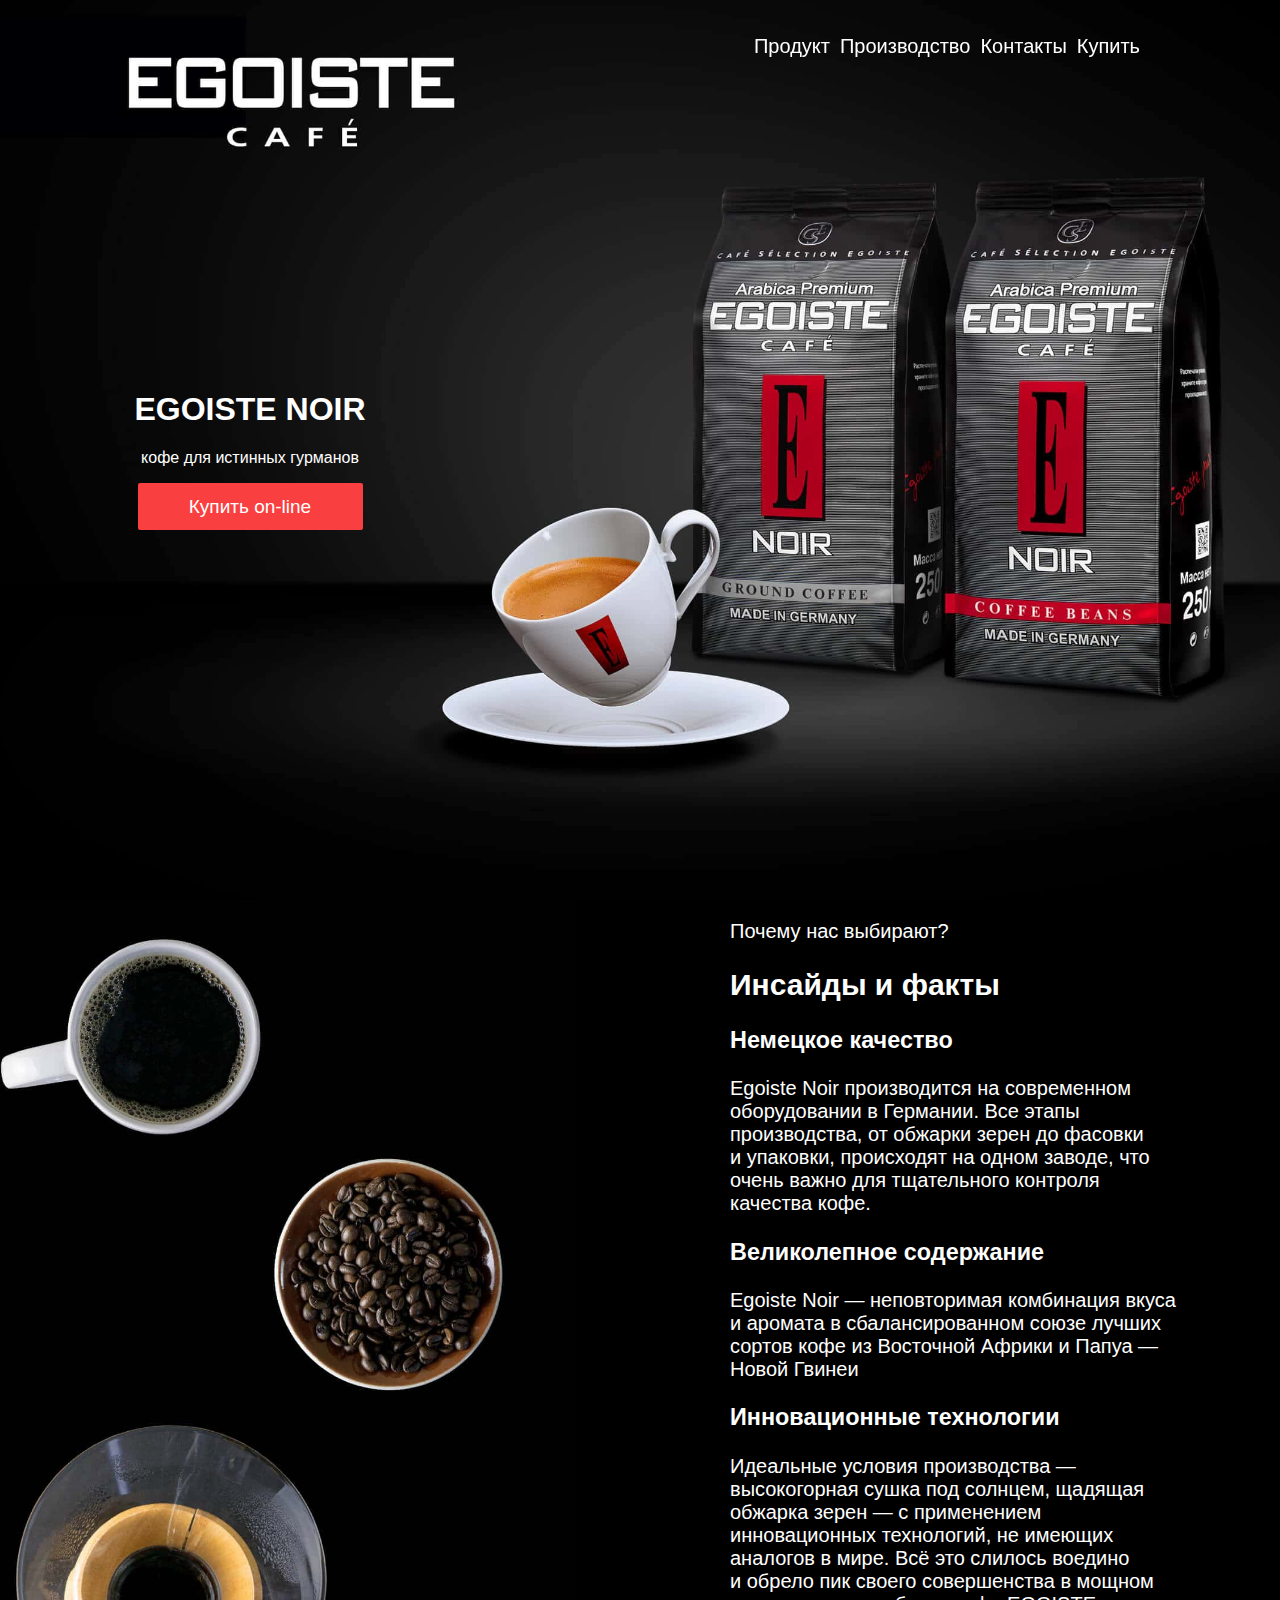
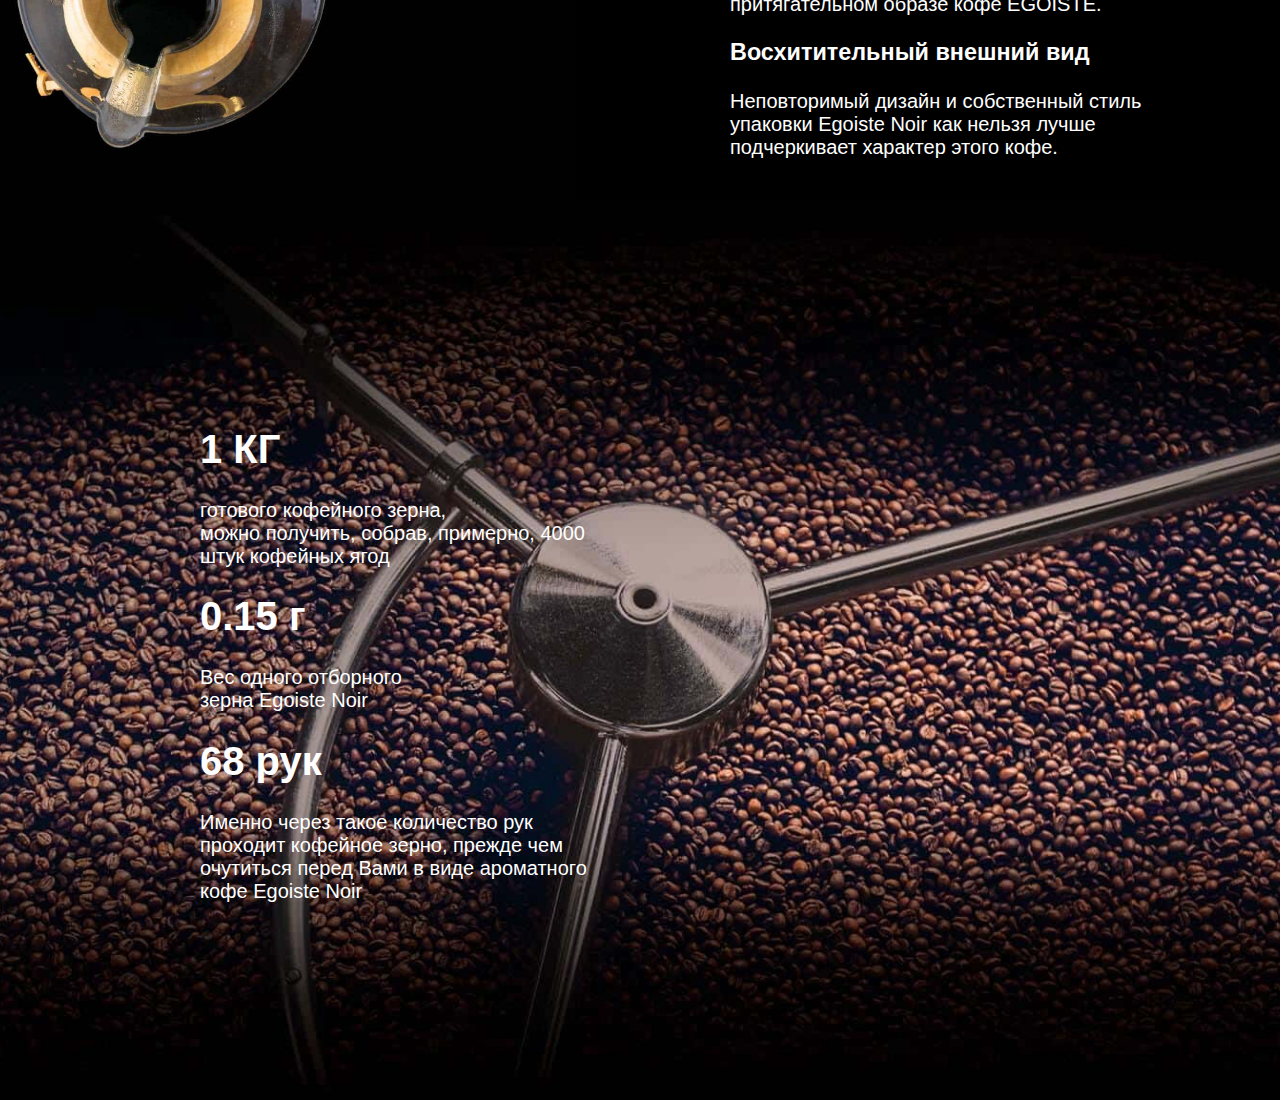
<file: index.html>
<!doctype html>
<html lang="ru">
<head>
    <meta charset="UTF-8">
    <meta name="viewport"
          content="width=device-width, user-scalable=no, initial-scale=1.0, maximum-scale=1.0, minimum-scale=1.0">
    <meta http-equiv="X-UA-Compatible" content="ie=edge">
    <link rel="stylesheet" href="css/style.css">
    <link rel="stylesheet" href="css/main.css">
    <title>Document</title>
</head>
<body>
<div class="overlay js-overlay-campaign" id="overlay js-overlay-campaign">
    <div class="popup js-popup-campaign">
        <h2>контакты</h2>
        <p>e-mail:жопа@gmail</p>
        <p>тел: +7 586 546 58 97</p>
        <p class="center">социальные сети</p>
        <div class="soxial_seti">
            <a href=""><img src="img/ico_social/fb.png" alt=""></a>
            <a href=""><img src="img/ico_social/instagram.png" alt=""></a>
            <a href=""><img src="img/ico_social/telegram.png" alt=""></a>
            <a href=""><img src="img/ico_social/twitter.png" alt=""></a>
            <a href=""><img src="img/ico_social/vk.png" alt=""></a>
        </div>
        <div class="close-popup js-close-campaign"></div>
    </div>
</div>
 <div class="content">
     <div class="section_content">
         <div class="header">
             <div class="content_header">
                 <div>
                     <img src="img/logo.png" alt="" style="height:52px; width:189px" class="">
                 </div>
                 <div class="menu">
                     <ul class="menu_list">
                         <li class="menu__list-item"><a href="#fast">Продукт</a></li>
                         <li class="menu__list-item"><a href="#product">Производство</a></li>
                         <li><a class="js-button-campaign" href="" onclick="return false;">Контакты</a></li>
                         <li class="menu__list-item"><a href="#wrapper">Купить</a></li>
                     </ul>
                 </div>
             </div>
</div>
             <div class="wrapper" id="wrapper">
                 <div class="text-layout">
                     <h1 class="main-title">EGOISTE NOIR</h1>
                     <p class="text">кофе для истинных гурманов</p>
                     <button class="button" href="" onclick=but1()>Купить on-line</button >
                 </div>
                 <script>
function but1()
{
     window.location = "page/shop.html"
}
</script>
             </div>
     </div>
     <div class="fast" id="fast">
             <div class="text-layout text-layout--right">
                 <div class="text-layout__block">
                     <p class="imperceptible">Почему нас выбирают?</p>
                     <h2 class="second-title">Инсайды и факты</h2>
                 </div>
                 <div class="text-layout__wrapper">
                     <div class="text-layout__block">
                         <h3 class="regular-title">Немецкое качество</h3>
                         <p class="text">
                             Egoiste Noir производится на&nbsp;современном оборудовании в&nbsp;Германии. Все этапы
                             производства, от&nbsp;обжарки зерен до&nbsp;фасовки и&nbsp;упаковки, происходят на&nbsp;одном
                             заводе, что очень важно для тщательного контроля качества кофе.
                         </p>
                     </div>
                     <div class="text-layout__block">
                         <h3 class="regular-title">Великолепное содержание</h3>
                         <p class="text">
                             Egoiste Noir&nbsp;— неповторимая комбинация вкуса и&nbsp;аромата в&nbsp;сбалансированном
                             союзе лучших сортов кофе из&nbsp;Восточной Африки и&nbsp;Папуа&nbsp;— Новой Гвинеи
                         </p>
                     </div>
                     <div class="text-layout__block">
                         <h3 class="regular-title">Инновационные технологии</h3>
                         <p class="text">
                             Идеальные условия производства&nbsp;— высокогорная сушка под солнцем, щадящая
                             обжарка зерен&nbsp;— с&nbsp;применением инновационных технологий, не&nbsp;имеющих
                             аналогов в&nbsp;мире. Всё это слилось воедино и&nbsp;обрело пик своего совершенства в&nbsp;мощном
                             притягательном образе кофе EGOISTE.
                         </p>
                     </div>
                     <div class="text-layout__block">
                         <h3 class="regular-title">Восхитительный внешний вид</h3>
                         <p class="text">
                             Неповторимый дизайн и&nbsp;собственный стиль упаковки Egoiste Noir как нельзя лучше
                             подчеркивает характер этого кофе.
                         </p>
                     </div>
                 </div>
         </div>
     </div>
     <div class="product" id="product">
         <div class="content_product">
             <div class="content_product_block">
                 <h1>1 КГ</h1>
                 <p>готового кофейного зерна,
                     <br>
                     можно получить, собрав,
                     примерно, 4000 штук кофейных ягод
                 </p>
             </div>
             <div class="content_product_block">
                 <h1>0.15 г</h1>
                 <p>
                     Вес одного отборного
                     <br>
                     зерна Egoiste&nbsp;Noir
                 </p>
             </div>
             <div class="content_product_block">
                 <h1>68 рук</h1>
                 <p>
                     Именно через такое количество рук проходит кофейное зерно, прежде чем очутиться перед
                     Вами в&nbsp;виде ароматного кофе Egoiste&nbsp;Noir
                 </p>
             </div>
         </div>
     </div>



 </div>
<script src="js/menu.js"></script>
<script src="https://cdnjs.cloudflare.com/ajax/libs/jquery/3.2.1/jquery.min.js"></script>
<script src="js/main.js"></script>
<script src="js/scroll.js"></script>
</body>
</html>
</file>
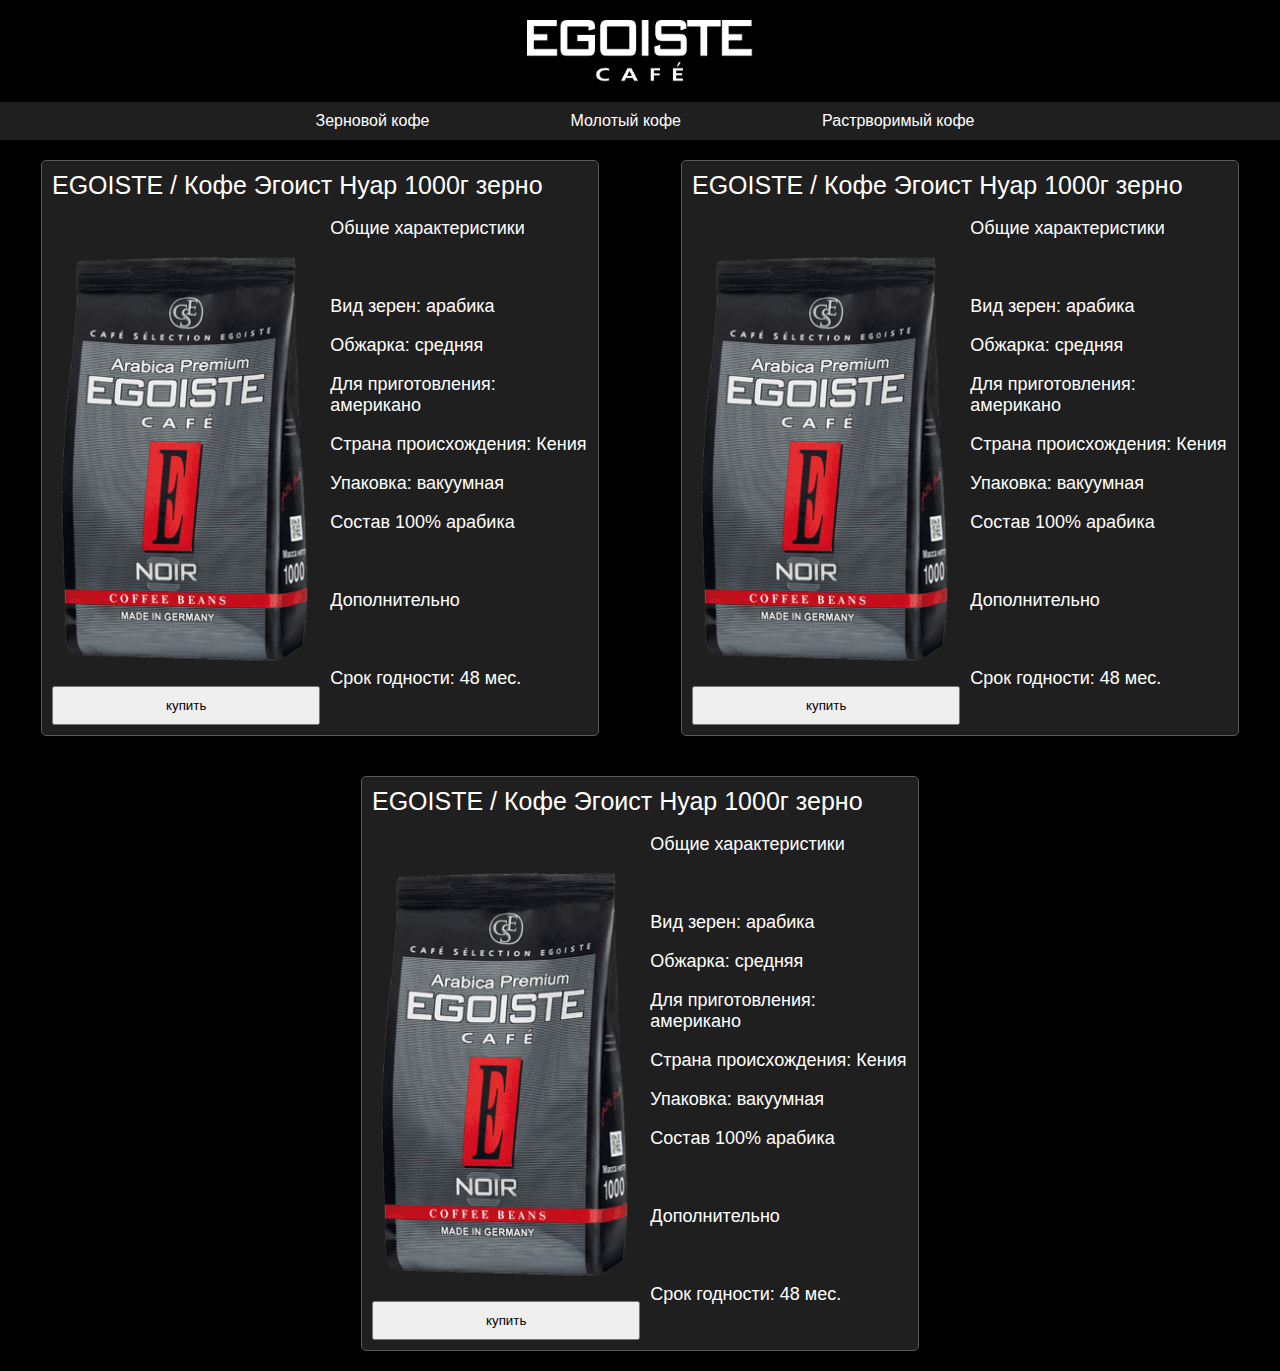
<file: page/shop.html>
<html lang="ru"><head>
    <meta charset="UTF-8">
    <meta name="viewport" content="width=device-width, user-scalable=no, initial-scale=1.0, maximum-scale=1.0, minimum-scale=1.0">
    <meta http-equiv="X-UA-Compatible" content="ie=edge">
    <link rel="stylesheet" href="../css/style2.css">
    <link rel="stylesheet" href="../css/main.css">
    <title>Document</title>
</head>
<body>

 <div class="content">
     <div class="section_content">
     	<div class="shop-img">
     		<img src="../img/logo.png" alt="">
     	</div>
		<div class="menu-shop">
			<ul>
				<li><a href="">Зерновой кофе</a></li>
				<li><a href="">Молотый кофе</a></li>
				<li><a href="">Растрворимый кофе</a></li>
			</ul>
		</div>
		<div class="tovar">
			<div class="blok-tovar">
				<div class="name">EGOISTE / Кофе Эгоист Нуар 1000г зерно</div>
				<div class="flex-box">
					<div class="img-buy">
						<img src="../img/coffee.1000.69323b61.png" alt="">
						<button>купить</button>
					</div>
					<div class="info">
						<p>Общие характеристики</p>
						<br>
						<p>Вид зерен: арабика</p>
						<p>Обжарка: средняя</p>
						<p>Для приготовления: американо</p>
						<p>Страна происхождения: Кения</p>
						<p>Упаковка: вакуумная</p>
						<p>Состав 100% арабика </p>
						<br>						
						<p>Дополнительно</p>
						<br>
						<p>Срок годности: 48 мес.</p>
					</div>
				</div>
			</div>
			<div class="blok-tovar">
				<div class="name">EGOISTE / Кофе Эгоист Нуар 1000г зерно</div>
				<div class="flex-box">
					<div class="img-buy">
						<img src="../img/coffee.1000.69323b61.png" alt="">
						<button>купить</button>
					</div>
					<div class="info">
						<p>Общие характеристики</p>
						<br>
						<p>Вид зерен: арабика</p>
						<p>Обжарка: средняя</p>
						<p>Для приготовления: американо</p>
						<p>Страна происхождения: Кения</p>
						<p>Упаковка: вакуумная</p>
						<p>Состав 100% арабика </p>
						<br>						
						<p>Дополнительно</p>
						<br>
						<p>Срок годности: 48 мес.</p>
					</div>
				</div>
			</div>
			<div class="blok-tovar">
				<div class="name">EGOISTE / Кофе Эгоист Нуар 1000г зерно</div>
				<div class="flex-box">
					<div class="img-buy">
						<img src="../img/coffee.1000.69323b61.png" alt="">
						<button>купить</button>
					</div>
					<div class="info">
						<p>Общие характеристики</p>
						<br>
						<p>Вид зерен: арабика</p>
						<p>Обжарка: средняя</p>
						<p>Для приготовления: американо</p>
						<p>Страна происхождения: Кения</p>
						<p>Упаковка: вакуумная</p>
						<p>Состав 100% арабика </p>
						<br>						
						<p>Дополнительно</p>
						<br>
						<p>Срок годности: 48 мес.</p>
					</div>
				</div>
			</div>
		</div>
     </div>  
 </div>


</body></html>
</file>
<file: css/style.css>
body {
	background-color:#000000;
	margin: 0px;
	color:#FFFFFF;
	font-family: Montserrat,sans-serif;
}
.menu {
	font-size: 20px;
}
.content_header {
	margin-top:20px;
	margin-bottom:10px;
	display:flex;
	width: 1000px;
	text-align: center;
	justify-content:space-between;
	margin-left: 15px;
	margin-right: 15px; 
}
.header_fixed {
	animation-name:show_header; 
	animation-duration:0.4s;
	background-color:#0E0E0E;

}
.header {
	display: flex;
	justify-content: center;
	position:fixed;
    right: 0px;
    left: 0px;
}

.header img {
	opacity: 0;
}
.header_fixed img {
	opacity: 1;
}
@keyframes show_header {
	0%{
		background-color:#0e0e0e00;
	}
	100%{
		background-color:#0E0E0E;
	}
}


.menu ul{
	margin-top:15px;
	display: flex;
}
.menu li {
	list-style:none;
	margin-left:10px;
	color:#FFFFFF;
}
li > a {
    color: white;
    text-decoration: none;
}
li > a:hover {
    color: red;
    
}
.section_content {
    background-image: url(../img/main-bg.1334232b.jpg);
     /* Full height */
  	min-height: 100vh;
  	/* Center and scale the image nicely */
  	background-position: top;
  	background-repeat: no-repeat;
  	background-size: cover;

}
.text-layout {
	margin-left:100px;
	width: 300px;
	text-align: center; 
}
.button{
	background-color: #F93F3F;
    padding: 10px;
    min-width: 225px;
    max-width: 225px;
    font-weight: 400;
    font-size: 19px;
    line-height: 27px;
    color: var(--white);
    border-radius: 2px;
    cursor: pointer;
    transition: all .15s;
    border: 0;
    text-align: center;
}
.wrapper {
	max-width: 1440px;
    margin: auto;
    display: flex;
    align-items: center;
    height: 100vh;
}
.fast {
	background-image: url(../img/coffee-cups.153e54d6.jpg);
    display: flex;
    justify-content: flex-end;
    font-size: 20px;
    min-height: 100vh;
    max-width: 1200px;
    background-position: left;
    background-repeat: no-repeat;
    background-size: contain;
    margin: 0 auto;
    padding-left: 100px;
    padding-right: 100px;


}
.fast .text-layout {
	margin-left: 0px;
    text-align: left;
    width: 450px;
    padding-right: 0px;
}
.product {
	background-image: url(../img/blades-bg-tablet.84220e75.jpg);
	display: flex;
    justify-content: flex-start;
    font-size: 20px;
    min-height: 100vh;
    background-position: top;
    background-repeat: no-repeat;
    background-size: cover;
    margin: 0 auto;
}
.content_product {
	width: 400px;
	margin-left: 200px;
    margin-top: 200px;
}








@media (min-width: 768px) and (max-width: 1199px) {

}
@media only screen and (max-device-width:768px){
.section_content {
    background-image: url(../img/main-bg-tablet.b0299bc9.jpg);
    background-size: contain;
    height: 400px;
    min-height: 0;
}
.text-layout {
	margin-left:20px;
}
.wrapper {
	height: 400px;
}

.fast {
	background-image: url(../img/coffee-cups-tablet.ccd55f3c.jpg);
	padding-top: 134px;
    justify-content: flex-start;
    background-size: 41%;
    background-position: 100% 0;
    min-height: 930px;
    padding-left: 50px;
    padding-right: 50px;

}
.fast .text-layout {
	height:auto;
	width: auto;
}
.text-layout__wrapper {
	display: flex;
    justify-content: space-between;
    flex-wrap: wrap;

}
.text-layout__block {
    margin-top: 32px;
    width: 300px;
}
.content_product {
    width: 500px;
    margin: 0px 50px;
}
.product {
	min-height: 0px;
}
.menu__list-item {
    display: none;
}
.header img {
    opacity: 1;
}
}
@media only screen and (max-width:467px){
.section_content {
    background-image: url(../img/main-bg-mob.ff34c6a7.jpg);
    background-size: cover;
    height: 100vh;
}
.text-layout {
    margin: 0 auto;
}
.wrapper {
    height: 100vh;
    align-items: flex-end;

}
.fast {
    background-image: url(../img/coffee-cups-mob.8691020e.jpg);
    background-size: contain;
    padding-left: 20px;
    padding-right: 20px;
}
.content_product {
    width: 500px;
    margin: 0px 20px;
}
.text-layout__block {
    margin-top: 32px;
    width: auto;
}
.menu__list-item {
    display: none;
}
.header img {
    opacity: 1;
}
.popup{
	padding:15px;
}
}
</file>
<file: css/main.css>
.button span {
	line-height: 60px;
	color: ;
	font-weight: bold;
	font-size: 15px;
	text-transform: uppercase;
}

.overlay {
	position: fixed;
	width: 100%;
	height: 100vh;
	top: 0;
	left: 0;
	background-color: rgba(75, 75, 75, 0.8);
	display: none;
}
.center {
	text-align: center;
}
.popup {
	font-size: 21px;
	position: fixed;
	width: 550px;
	left: 50%;
	top: 50%;
	transform: translate(-50%, -50%);
	padding: 40px;
	box-sizing: border-box;
	background-color: #0E0E0E;
	color: #fff;
    padding-top: 0px;
}

.soxial_seti img {
	height: 60px;
}
.soxial_seti {
	display: flex;
	font-size: 21px;
	justify-content: space-between;
}


.close-popup {
	position: absolute;
	top: 15px;
	right: 15px;
	width: 23px;
	height: 23px;
	cursor: pointer;
}

.close-popup:before {
	content: '';
	background-color: #fff;
	position: absolute;
	height: 1px;
	width: 31px;
	top: 11px;
	left: -4px;
	transform: rotate(-45deg);
}

.close-popup:after {
	content: '';
	background-color: #fff;
	position: absolute;
	height: 1px;
	width: 31px;
	top: 11px;
	transform: rotate(45deg);
	left: -4px;
}

@media screen and (max-width: 768px) {

	.popup {
		width: 100%;
		font-size: 15px;
		left: 50%;
    	top: 50%;
	}
}
@media screen and (max-width:467px){

	.popup{
		width: 100%;
		font-size: 15px;
		left: 50%;
    	top: 50%;
		padding: 15px;
	}
	.menu_list {
    	padding-left: 0px;
	}
}
</file>
<file: css/style2.css>
body {
	background-color:#000000;
	margin: 0px;
	color:#FFFFFF;
	font-family: Montserrat,sans-serif;
}
ul{
	margin-top: 15px;
    display: flex;
    justify-content: space-around;
    max-width: 800px;
    margin: 0 auto;
    padding-left: 0px;
}
li {
	list-style:none;
	margin-left:10px;
	color:#FFFFFF;
}
li > a {
    color: white;
    text-decoration: none;
}
li > a:hover {
    color: red; 
}
.shop-img {
	display: flex;
    justify-content: center;
    margin-top: 20px;
}
.shop-img img{
	width: 226px;
}
.menu-shop {
	padding: 10px;
    background-color: #3838388c;
    margin-top: 20px;
}
.blok-tovar {
    margin: 20px;
    height: 100%;
    max-width: 536px;
    background-color: #1f1f1f;
    padding: 10px;
    border-radius: 5px;
    border: 1px solid #5a5a5a;
}
.flex-box {
	display: flex;
}
.img-buy {
    display: flex;
    min-width: 245px;
    flex-direction: column;
}
.img-buy button{
	padding: 10px 60px;
}
.info {
	padding-left: 10px;
    font-size: 18px;
}
.name {
	font-size: 25px;
}
.tovar {
	display: flex;
    flex-wrap: wrap;
    justify-content: space-around;
}
@media only screen and (max-width:467px){
.img-buy {
    display: flex;
    width: 100%;
    flex-direction: column;
}
.img-buy img{
	height: 100%;
    width: 100%;
}
.blok-tovar {
    margin: 20px;
    height: 100%;
    max-width: 463px;
    background-color: #1f1f1f;
    padding: 10px;
    border-radius: 5px;
    border: 1px solid #5a5a5a;
}
.flex-box {
	display: block;
}
ul {
    margin-top: 15px;
    display: flex;
    padding-left: 0px;
    flex-flow: column;
    font-size: 34px;
}
}
</file>
